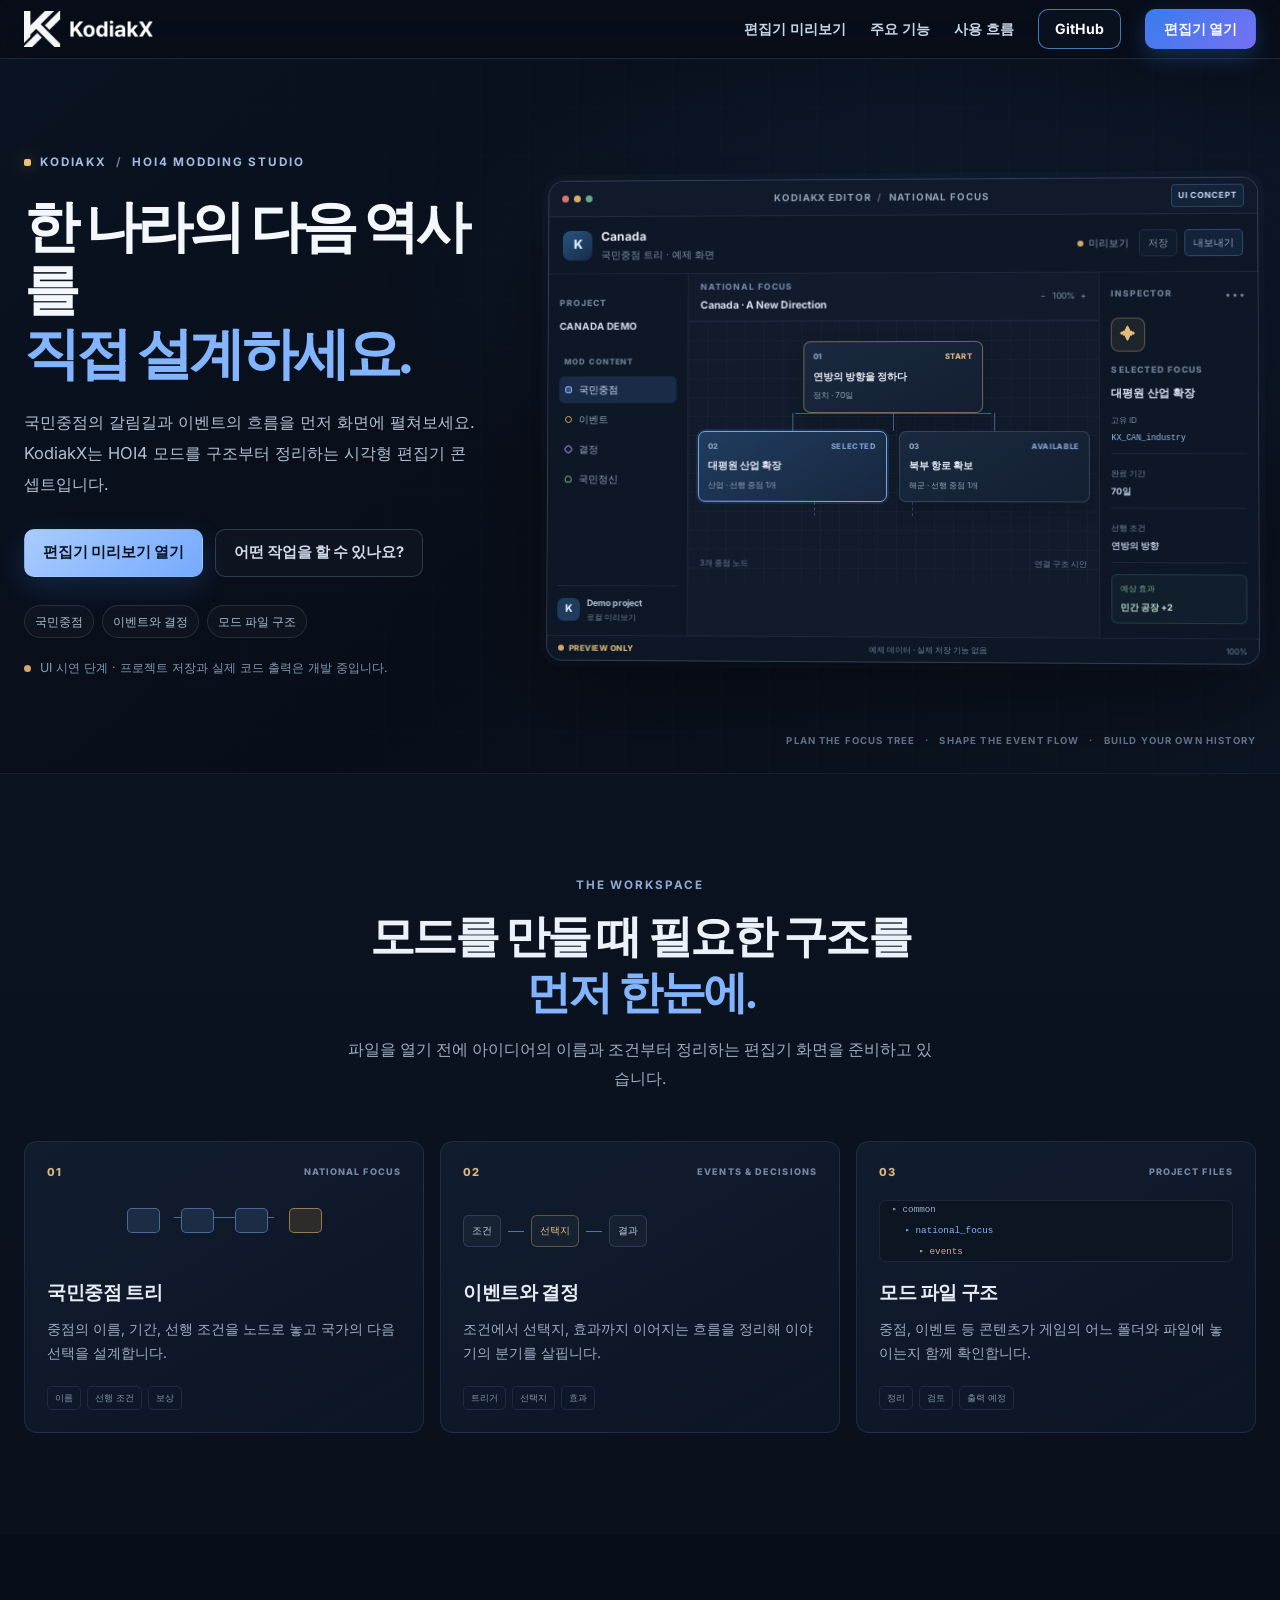
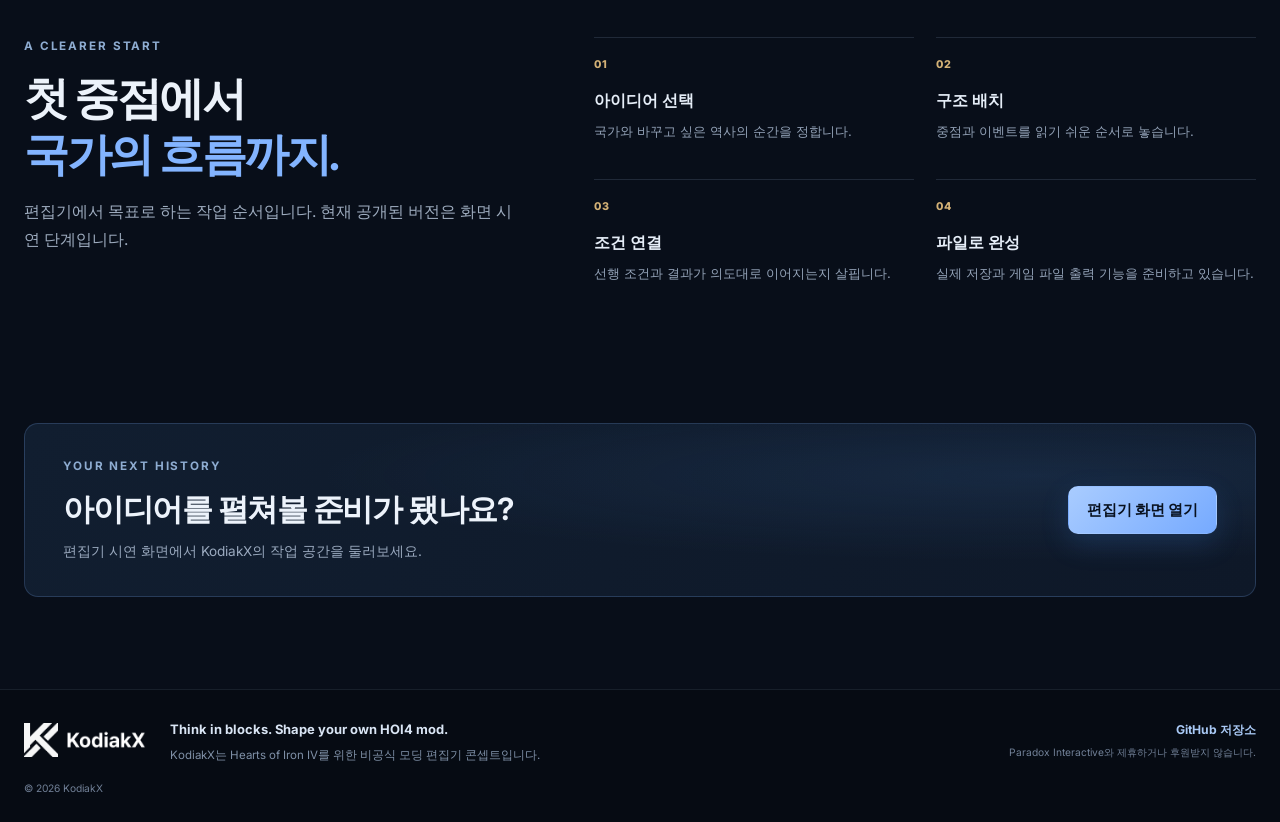
<file: index.html>
<!DOCTYPE html>
<html lang="ko">
<head>
  <meta charset="UTF-8" />
  <meta name="viewport" content="width=device-width, initial-scale=1.0" />
  <meta name="theme-color" content="#09101d" />
  <meta name="description" content="KodiakX HOI4 Modding Studio — 국민중점과 이벤트 구조를 화면에서 설계하는 모딩 편집기 시안." />
  <title>KodiakX HOI4 Modding Studio</title>
  <link rel="preconnect" href="https://fonts.googleapis.com" />
  <link rel="preconnect" href="https://fonts.gstatic.com" crossorigin />
  <link href="https://fonts.googleapis.com/css2?family=Inter:wght@400;500;600;700;800&display=swap" rel="stylesheet" />
  <link rel="stylesheet" href="css/home/style.css" />
</head>
<body class="studio-site">
  <div class="kodiak-page-shell studio-home">
    <div id="kodiak-header"></div>

    <main>
      <section class="studio-hero" aria-labelledby="studio-title">
        <div class="kodiak-container studio-hero__grid">
          <div class="studio-hero__copy">
            <p class="studio-eyebrow"><span class="studio-eyebrow__mark"></span>KODIAKX <span>/</span> HOI4 MODDING STUDIO</p>
            <h1 id="studio-title">한 나라의 다음 역사를<br /><em>직접 설계하세요.</em></h1>
            <p class="studio-hero__lead">국민중점의 갈림길과 이벤트의 흐름을 먼저 화면에 펼쳐보세요. KodiakX는 HOI4 모드를 구조부터 정리하는 시각형 편집기 콘셉트입니다.</p>

            <div class="studio-hero__actions">
              <a class="studio-action studio-action--primary" href="tool.html">편집기 미리보기 열기</a>
              <a class="studio-action studio-action--secondary" href="#features">어떤 작업을 할 수 있나요?</a>
            </div>

            <div class="studio-hero__topics" aria-label="편집기 설계 범위">
              <span>국민중점</span>
              <span>이벤트와 결정</span>
              <span>모드 파일 구조</span>
            </div>

            <p class="studio-beta-note"><span class="studio-beta-note__dot"></span> UI 시연 단계 · 프로젝트 저장과 실제 코드 출력은 개발 중입니다.</p>
          </div>

          <figure class="studio-editor-preview" id="editor-preview" aria-labelledby="editor-preview-title">
            <figcaption class="studio-window-bar">
              <span class="studio-window-lights" aria-hidden="true"><i></i><i></i><i></i></span>
              <span id="editor-preview-title">KODIAKX EDITOR <span>/</span> NATIONAL FOCUS</span>
              <span class="studio-window-badge">UI CONCEPT</span>
            </figcaption>

            <div class="studio-editor-toolbar">
              <div class="studio-project-name"><span class="studio-project-mark">K</span><span><strong>Canada</strong><small>국민중점 트리 · 예제 화면</small></span></div>
              <div class="studio-toolbar-actions"><span class="studio-save-state"><i></i> 미리보기</span><button type="button" disabled aria-label="미리보기 화면의 저장 버튼">저장</button><button class="studio-toolbar-export" type="button" disabled>내보내기</button></div>
            </div>

            <div class="studio-editor-layout">
              <aside class="studio-side-panel studio-file-panel" aria-label="예제 파일 메뉴">
                <p class="studio-panel-label">PROJECT</p>
                <strong class="studio-project-title">CANADA DEMO</strong>
                <div class="studio-file-group">
                  <span class="studio-file-group__title">MOD CONTENT</span>
                  <span class="studio-file-entry is-active"><i class="studio-file-icon studio-file-icon--tree"></i> 국민중점</span>
                  <span class="studio-file-entry"><i class="studio-file-icon studio-file-icon--event"></i> 이벤트</span>
                  <span class="studio-file-entry"><i class="studio-file-icon studio-file-icon--decision"></i> 결정</span>
                  <span class="studio-file-entry"><i class="studio-file-icon studio-file-icon--spirit"></i> 국민정신</span>
                </div>
                <div class="studio-side-foot"><span class="studio-avatar">K</span><span><strong>Demo project</strong><small>로컬 미리보기</small></span></div>
              </aside>

              <section class="studio-canvas-panel" aria-label="국민중점 트리 예시">
                <div class="studio-canvas-heading"><div><span class="studio-panel-label">NATIONAL FOCUS</span><strong>Canada · A New Direction</strong></div><span class="studio-canvas-zoom">− &nbsp; 100% &nbsp; +</span></div>
                <div class="studio-focus-canvas">
                  <div class="studio-focus-tree">
                    <div class="studio-focus-tree__root">
                      <article class="studio-focus-card studio-focus-card--root"><span class="studio-focus-index">01 <i>START</i></span><strong>연방의 방향을 정하다</strong><small>정치 · 70일</small></article>
                    </div>
                    <div class="studio-focus-tree__branches">
                      <div class="studio-focus-tree__branch">
                        <article class="studio-focus-card studio-focus-card--selected"><span class="studio-focus-index">02 <i>SELECTED</i></span><strong>대평원 산업 확장</strong><small>산업 · 선행 중점 1개</small></article>
                      </div>
                      <div class="studio-focus-tree__branch">
                        <article class="studio-focus-card"><span class="studio-focus-index">03 <i>AVAILABLE</i></span><strong>북부 항로 확보</strong><small>해군 · 선행 중점 1개</small></article>
                      </div>
                    </div>
                    <div class="studio-focus-tree__end"><span></span><span></span></div>
                  </div>
                  <div class="studio-canvas-caption"><span>3개 중점 노드</span><span>연결 구조 시안</span></div>
                </div>
              </section>

              <aside class="studio-side-panel studio-inspector" aria-label="선택한 중점 속성 예시">
                <div class="studio-inspector-heading"><span class="studio-panel-label">INSPECTOR</span><span class="studio-inspector-dots">•••</span></div>
                <div class="studio-inspector-icon">✦</div>
                <span class="studio-panel-label">SELECTED FOCUS</span>
                <strong class="studio-inspector-title">대평원 산업 확장</strong>
                <div class="studio-property"><span>고유 ID</span><code>KX_CAN_industry</code></div>
                <div class="studio-property"><span>완료 기간</span><strong>70일</strong></div>
                <div class="studio-property"><span>선행 조건</span><strong>연방의 방향</strong></div>
                <div class="studio-inspector-reward"><span>예상 효과</span><strong>민간 공장 +2</strong></div>
              </aside>
            </div>

            <div class="studio-editor-status"><span><i></i> PREVIEW ONLY</span><span>예제 데이터 · 실제 저장 기능 없음</span><span>100%</span></div>
          </figure>
        </div>
        <div class="studio-hero__bottom kodiak-container"><span>PLAN THE FOCUS TREE</span><span>·</span><span>SHAPE THE EVENT FLOW</span><span>·</span><span>BUILD YOUR OWN HISTORY</span></div>
      </section>

      <section class="studio-section studio-features" id="features" aria-labelledby="features-title">
        <div class="kodiak-container">
          <div class="studio-section-heading">
            <p class="studio-section-kicker">THE WORKSPACE</p>
            <h2 id="features-title">모드를 만들 때 필요한 구조를<br /><em>먼저 한눈에.</em></h2>
            <p>파일을 열기 전에 아이디어의 이름과 조건부터 정리하는 편집기 화면을 준비하고 있습니다.</p>
          </div>

          <div class="studio-feature-grid">
            <article class="studio-feature-card">
              <div class="studio-feature-card__top"><span>01</span><span class="studio-feature-tag">NATIONAL FOCUS</span></div>
              <div class="studio-mini-tree" aria-hidden="true"><i></i><i></i><i></i><b></b></div>
              <h3>국민중점 트리</h3>
              <p>중점의 이름, 기간, 선행 조건을 노드로 놓고 국가의 다음 선택을 설계합니다.</p>
              <div class="studio-feature-meta"><span>이름</span><span>선행 조건</span><span>보상</span></div>
            </article>

            <article class="studio-feature-card">
              <div class="studio-feature-card__top"><span>02</span><span class="studio-feature-tag">EVENTS &amp; DECISIONS</span></div>
              <div class="studio-flow-preview" aria-hidden="true"><span>조건</span><i></i><span>선택지</span><i></i><span>결과</span></div>
              <h3>이벤트와 결정</h3>
              <p>조건에서 선택지, 효과까지 이어지는 흐름을 정리해 이야기의 분기를 살핍니다.</p>
              <div class="studio-feature-meta"><span>트리거</span><span>선택지</span><span>효과</span></div>
            </article>

            <article class="studio-feature-card">
              <div class="studio-feature-card__top"><span>03</span><span class="studio-feature-tag">PROJECT FILES</span></div>
              <div class="studio-file-preview" aria-hidden="true"><span>▸ common</span><span class="is-indented">▸ national_focus</span><span class="is-indented-2">▸ events</span></div>
              <h3>모드 파일 구조</h3>
              <p>중점, 이벤트 등 콘텐츠가 게임의 어느 폴더와 파일에 놓이는지 함께 확인합니다.</p>
              <div class="studio-feature-meta"><span>정리</span><span>검토</span><span>출력 예정</span></div>
            </article>
          </div>
        </div>
      </section>

      <section class="studio-section studio-workflow" id="workflow" aria-labelledby="workflow-title">
        <div class="kodiak-container studio-workflow__inner">
          <div class="studio-section-heading studio-section-heading--left">
            <p class="studio-section-kicker">A CLEARER START</p>
            <h2 id="workflow-title">첫 중점에서<br /><em>국가의 흐름까지.</em></h2>
            <p>편집기에서 목표로 하는 작업 순서입니다. 현재 공개된 버전은 화면 시연 단계입니다.</p>
          </div>
          <ol class="studio-steps">
            <li><span>01</span><strong>아이디어 선택</strong><p>국가와 바꾸고 싶은 역사의 순간을 정합니다.</p></li>
            <li><span>02</span><strong>구조 배치</strong><p>중점과 이벤트를 읽기 쉬운 순서로 놓습니다.</p></li>
            <li><span>03</span><strong>조건 연결</strong><p>선행 조건과 결과가 의도대로 이어지는지 살핍니다.</p></li>
            <li><span>04</span><strong>파일로 완성</strong><p>실제 저장과 게임 파일 출력 기능을 준비하고 있습니다.</p></li>
          </ol>
        </div>
      </section>

      <section class="studio-final-cta" aria-labelledby="cta-title">
        <div class="kodiak-container studio-final-cta__inner">
          <div><p class="studio-section-kicker">YOUR NEXT HISTORY</p><h2 id="cta-title">아이디어를 펼쳐볼 준비가 됐나요?</h2><p>편집기 시연 화면에서 KodiakX의 작업 공간을 둘러보세요.</p></div>
          <a class="studio-action studio-action--primary" href="tool.html">편집기 화면 열기</a>
        </div>
      </section>
    </main>

    <div id="kodiak-footer"></div>
  </div>

  <script src="js/home/script.js"></script>
</body>
</html>
</file>
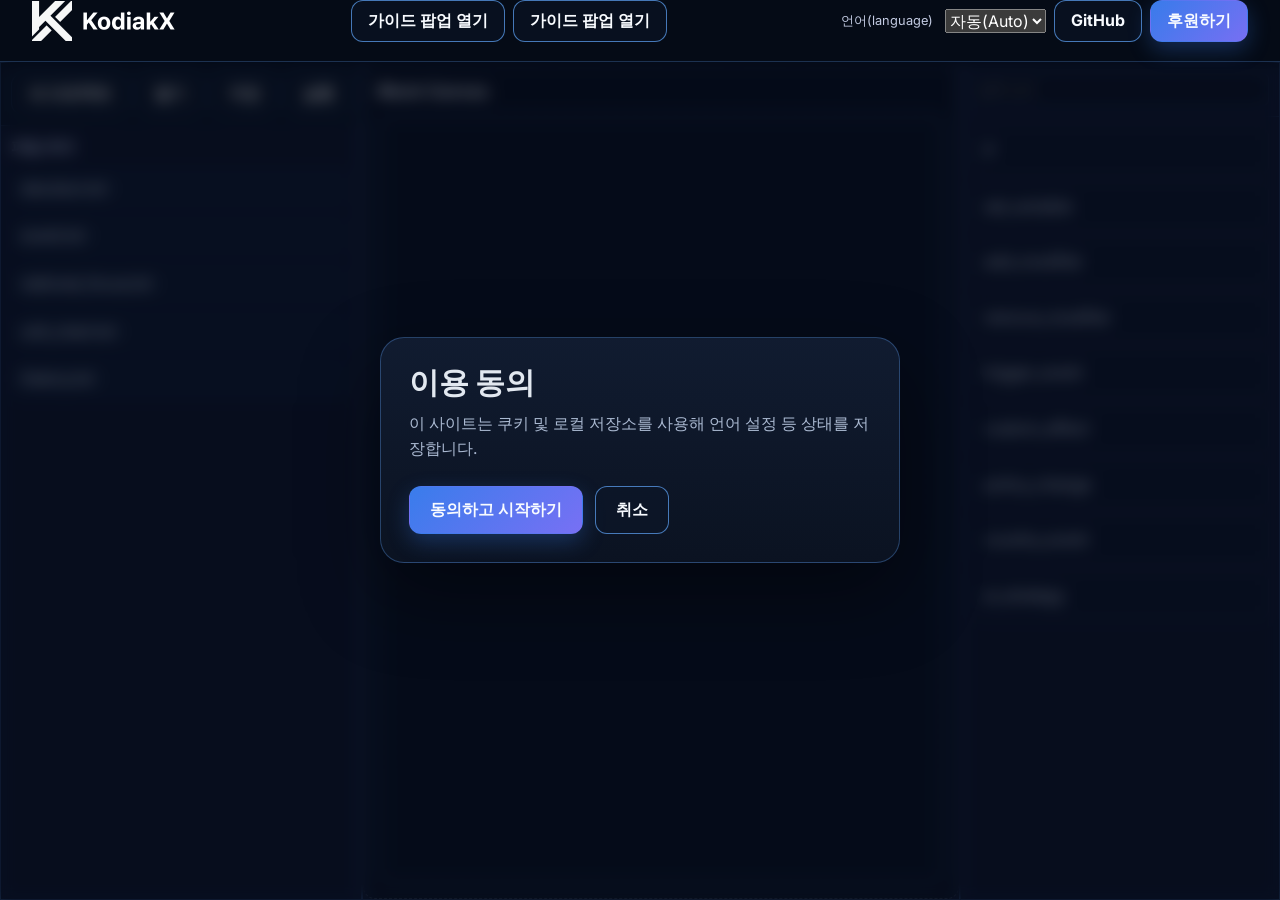
<file: tool.html>
<!DOCTYPE html>
<html lang="ko">
<head>
  <meta charset="UTF-8" />
  <meta name="viewport" content="width=device-width, initial-scale=1.0" />
  <meta name="description" content="KodiakX HOI4 Modding Tool" />
  <title>KodiakX | HOI4 Modding Tool</title>
  <link rel="preconnect" href="https://fonts.googleapis.com" />
  <link rel="preconnect" href="https://fonts.gstatic.com" crossorigin />
  <link href="https://fonts.googleapis.com/css2?family=Inter:wght@400;500;600;700;800&display=swap" rel="stylesheet" />
  <link rel="stylesheet" href="css/home/style.css" />
  <link rel="stylesheet" href="css/tool/style.css" />
</head>
<body>
  <div class="kodiak-page-shell">
    <div id="kodiak-header"></div>

    <main class="tool-main">
      <section class="tool-grid">
        <aside class="tool-panel tool-panel--left">
          <div class="tool-toolbar">
            <button class="kodiak-button kodiak-button--ghost">새 프로젝트</button>
            <button class="kodiak-button kodiak-button--ghost">열기</button>
            <button class="kodiak-button kodiak-button--ghost">저장</button>
            <button class="kodiak-button kodiak-button--ghost">실행</button>
          </div>
          <div class="tool-tree" role="tree">
            <div class="tool-tree__heading">파일 트리</div>
            <ul>
              <li>decision.txt</li>
              <li>event.txt</li>
              <li>national_focus.txt</li>
              <li>unit_chart.txt</li>
              <li>history.txt</li>
            </ul>
          </div>
        </aside>

        <section class="tool-panel tool-panel--center">
          <div class="tool-canvas">
            <div class="tool-canvas__title">Block Canvas</div>
            <div class="tool-canvas__drop">여기에 블록을 드롭하세요.</div>
          </div>
        </section>

        <aside class="tool-panel tool-panel--right">
          <div class="tool-search">
            <input type="search" placeholder="블록 검색" />
          </div>
          <div class="tool-block-list-container">
            <ul class="tool-block-list">
              <li class="tool-block-item">if</li>
              <li class="tool-block-item">set_variable</li>
              <li class="tool-block-item">add_modifier</li>
              <li class="tool-block-item">remove_modifier</li>
              <li class="tool-block-item">trigger_event</li>
              <li class="tool-block-item">custom_effect</li>
              <li class="tool-block-item">policy_change</li>
              <li class="tool-block-item">country_event</li>
              <li class="tool-block-item">ai_strategy</li>
            </ul>
          </div>
        </aside>
      </section>
    </main>

    <div class="kodiak-backdrop" hidden></div>

    <section class="kodiak-modal" id="support-modal" role="dialog" aria-modal="true" hidden>
      <div class="kodiak-modal__dialog">
        <button class="kodiak-modal__close" type="button" aria-label="후원 팝업 닫기" data-close-modal>&times;</button>
        <h2>후원하기</h2>
        <p>KodiakX 제작을 응원해주시면 더 빠르게 기능을 추가할 수 있습니다.</p>
        <div class="kodiak-modal__actions">
          <a class="kodiak-button kodiak-button--primary kodiak-button--large" href="https://www.paypal.com/" target="_blank" rel="noreferrer">PayPal</a>
          <a class="kodiak-button kodiak-button--ghost kodiak-button--large" href="https://www.patreon.com/" target="_blank" rel="noreferrer">Patreon</a>
        </div>
      </div>
    </section>

    <section class="kodiak-modal kodiak-modal--consent" id="consent-modal" role="dialog" aria-modal="true" hidden>
      <div class="kodiak-modal__dialog">
        <h2>이용 동의</h2>
        <p>이 사이트는 쿠키 및 로컬 저장소를 사용해 언어 설정 등 상태를 저장합니다.</p>
        <div class="kodiak-modal__actions">
          <button class="kodiak-button kodiak-button--primary kodiak-button--large" type="button" data-accept-consent>동의하고 시작하기</button>
          <button class="kodiak-button kodiak-button--ghost kodiak-button--large" type="button" data-decline-consent>취소</button>
        </div>
      </div>
    </section>
  </div>

  <script src="js/tool/script.js"></script>
</body>
</html>
</file>
<file: css/home/style.css>
:root {
  --kodiak-bg: #0f172a;
  --kodiak-surface: #111c31;
  --kodiak-surface-strong: #1e293b;
  --kodiak-border: rgba(96, 165, 250, 0.7);
  --kodiak-primary: #3b82f6;
  --kodiak-primary-hover: #60a5fa;
  --kodiak-text: #e2e8f0;
  --kodiak-text-muted: #aab9d1;
  --kodiak-shadow: 0 16px 40px rgba(0, 0, 0, 0.28);
  --kodiak-radius: 20px;
  --kodiak-radius-sm: 14px;
  --kodiak-transition: 0.24s ease;
  --kodiak-container-width: 1280px;
}

*,
*::before,
*::after {
  box-sizing: border-box;
}

html {
  color-scheme: dark;
  scroll-behavior: smooth;
}

body {
  margin: 0;
  min-width: 320px;
  font-family: "Inter", "Pretendard", "Apple SD Gothic Neo", "Noto Sans KR", sans-serif;
  background:
    linear-gradient(180deg, rgba(1, 7, 20, 0.96), rgba(2, 8, 20, 1)),
    repeating-linear-gradient(
      to right,
      rgba(255, 255, 255, 0.025) 0,
      rgba(255, 255, 255, 0.025) 42px,
      rgba(0, 0, 0, 0.18) 42px,
      rgba(0, 0, 0, 0.18) 62px
    );
  color: var(--kodiak-text);
  line-height: 1.6;
}

img {
  display: block;
  max-width: 100%;
}

a {
  color: inherit;
  text-decoration: none;
}

button,
select {
  font: inherit;
}

button {
  border: 0;
  cursor: pointer;
  background: none;
  color: inherit;
}

[hidden] {
  display: none !important;
}

.kodiak-container {
  width: min(calc(100% - 32px), var(--kodiak-container-width));
  margin: 0 auto;
}

.kodiak-page-shell {
  position: relative;
  min-height: 100vh;
}

.kodiak-header {
  position: sticky;
  top: 0;
  z-index: 90;
  padding: 10px 0;
  background: rgba(2, 8, 20, 0.72);
  backdrop-filter: blur(16px);
  border-bottom: 1px solid rgba(96, 165, 250, 0.25);
}

.kodiak-nav.is-mobile-open,
.kodiak-nav {
  z-index: 92;
}

.kodiak-header__inner {
  width: min(calc(100% - 32px), var(--kodiak-container-width));
  margin: 0 auto;
  display: flex;
  align-items: center;
  gap: 20px;
  justify-content: space-between;
}

.kodiak-logo {
  display: inline-flex;
  align-items: center;
  gap: 12px;
  flex-shrink: 0;
}

.kodiak-logo__mark {
  width: 40px;
  height: 40px;
  display: inline-grid;
  place-items: center;
  border-radius: 12px;
  background: linear-gradient(180deg, rgba(255, 255, 255, 0.16), rgba(255, 255, 255, 0.04));
  border: 1px solid rgba(96, 165, 250, 0.4);
  box-shadow: inset 0 1px 0 rgba(255, 255, 255, 0.12);
}

.kodiak-logo__img {
  height: 40px;
  width: auto;
}

.kodiak-nav {
  display: flex;
  align-items: center;
  gap: 10px;
  position: relative;
}

.kodiak-nav__group {
  position: relative;
}

.kodiak-nav__toggle {
  position: relative;
  padding: 10px 12px;
  border-radius: 12px;
  font-weight: 600;
  color: #f8fbff;
  transition: color var(--kodiak-transition), background-color var(--kodiak-transition);
}

.kodiak-nav__toggle::after {
  content: "";
  position: absolute;
  left: 12px;
  right: 12px;
  bottom: 6px;
  height: 2px;
  background: linear-gradient(90deg, var(--kodiak-primary), var(--kodiak-primary-hover));
  transform: scaleX(0);
  transform-origin: center;
  transition: transform var(--kodiak-transition);
}

.kodiak-nav__toggle:hover::after,
.kodiak-nav__toggle:focus-visible::after,
.kodiak-nav__toggle[aria-expanded="true"]::after {
  transform: scaleX(1);
}

.kodiak-nav__toggle:hover,
.kodiak-nav__toggle:focus-visible,
.kodiak-nav__toggle[aria-expanded="true"] {
  background: rgba(59, 130, 246, 0.08);
  outline: none;
}

.kodiak-nav__arrow {
  margin-left: 6px;
  display: inline-block;
  transition: transform var(--kodiak-transition);
}

.kodiak-nav__toggle[aria-expanded="true"] .kodiak-nav__arrow {
  transform: rotate(180deg);
}

.kodiak-mobile-toggle {
  display: none;
  flex-direction: column;
  gap: 5px;
  padding: 8px;
  border-radius: 10px;
  border: 1px solid rgba(96, 165, 250, 0.35);
}

.kodiak-mobile-toggle span {
  display: block;
  width: 22px;
  height: 2px;
  background: #fff;
  border-radius: 999px;
}

.kodiak-button {
  display: inline-flex;
  align-items: center;
  justify-content: center;
  min-height: 42px;
  padding: 0 16px;
  border-radius: 12px;
  font-weight: 700;
  transition:
    transform var(--kodiak-transition),
    box-shadow var(--kodiak-transition),
    background-color var(--kodiak-transition),
    border-color var(--kodiak-transition);
  border: 1px solid transparent;
}

.kodiak-button:hover,
.kodiak-button:focus-visible {
  transform: scale(1.05);
  outline: none;
}

.kodiak-button--primary {
  color: #f8fbff;
  background: linear-gradient(135deg, rgba(59, 130, 246, 0.95), rgba(125, 117, 255, 0.95));
  box-shadow: 0 8px 22px rgba(59, 130, 246, 0.28);
}

.kodiak-button--primary:hover,
.kodiak-button--primary:focus-visible {
  box-shadow: 0 12px 28px rgba(96, 165, 250, 0.36);
}

.kodiak-button--ghost {
  color: #f8fbff;
  border-color: rgba(96, 165, 250, 0.7);
  background: rgba(13, 23, 42, 0.48);
}

.kodiak-button--ghost:hover,
.kodiak-button--ghost:focus-visible {
  border-color: rgba(96, 165, 250, 1);
  box-shadow: 0 10px 24px rgba(59, 130, 246, 0.18);
}

.kodiak-button--large {
  min-height: 48px;
  padding: 0 20px;
}

.kodiak-hero {
  position: relative;
  min-height: 580px;
  isolation: isolate;
  background:
    linear-gradient(180deg, rgba(5, 10, 18, 0.12), rgba(1, 4, 9, 0.72)),
    url("../../img/home/hero-world-map.png") center / cover no-repeat;
}

.kodiak-hero__overlay {
  position: absolute;
  inset: 0;
  background:
    radial-gradient(circle at center, rgba(25, 42, 78, 0.08), rgba(2, 9, 20, 0.78)),
    linear-gradient(180deg, rgba(3, 9, 20, 0.25), rgba(3, 9, 20, 0.74));
  z-index: -1;
}

.kodiak-hero__inner {
  min-height: 580px;
  display: grid;
  place-items: center;
  text-align: center;
}

.kodiak-hero__content {
  max-width: 720px;
  padding: 56px 0 48px;
}

.kodiak-eyebrow {
  margin: 0 0 14px;
  font-size: 0.9rem;
  font-weight: 700;
  letter-spacing: 0.24em;
  color: rgba(226, 232, 240, 0.72);
}

.kodiak-hero h1 {
  margin: 0;
  font-size: clamp(2.4rem, 4vw, 4rem);
  line-height: 1.08;
  letter-spacing: -0.04em;
}

.kodiak-hero__text {
  margin: 14px 0 24px;
  font-size: clamp(1rem, 2vw, 1.2rem);
  color: #d5e2f4;
}

.kodiak-hero__actions {
  display: flex;
  align-items: center;
  justify-content: center;
  gap: 14px;
  flex-wrap: wrap;
}

.kodiak-feature-section {
  padding: 88px 0 110px;
}

.kodiak-section-heading {
  margin: 0 auto 42px;
  max-width: 760px;
  text-align: center;
}

.kodiak-section-heading h2 {
  margin: 0 0 10px;
  font-size: clamp(2rem, 3vw, 2.8rem);
  line-height: 1.12;
  letter-spacing: -0.03em;
}

.kodiak-section-heading p {
  margin: 0;
  color: var(--kodiak-text-muted);
  font-size: 1.05rem;
}

.kodiak-feature-grid {
  display: grid;
  grid-template-columns: repeat(2, minmax(0, 1fr));
  gap: 28px;
  align-items: stretch;
}

.kodiak-feature-card {
  overflow: hidden;
  border-radius: 22px;
  border: 1px solid rgba(96, 165, 250, 0.12);
  background: rgba(255, 255, 255, 0.03);
  box-shadow: var(--kodiak-shadow);
  transition: transform var(--kodiak-transition), box-shadow var(--kodiak-transition);
}

.kodiak-feature-card:hover,
.kodiak-feature-card:focus-within {
  transform: translateY(-5px);
  box-shadow: 0 20px 44px rgba(0, 0, 0, 0.34);
}

.kodiak-feature-card__media {
  aspect-ratio: 16 / 10;
  background: #f3efec;
}

.kodiak-feature-card__media img {
  width: 100%;
  height: 100%;
  object-fit: cover;
}

.kodiak-feature-card__body {
  padding: 18px 20px 24px;
  text-align: center;
}

.kodiak-feature-card__body h3 {
  margin: 0 0 8px;
  font-size: 1.35rem;
}

.kodiak-feature-card__body p {
  margin: 0;
  color: var(--kodiak-text-muted);
}

.kodiak-footer {
  padding: 26px 0;
  border-top: 1px solid rgba(96, 165, 250, 0.18);
  background: rgba(11, 19, 34, 0.86);
}

.kodiak-footer__inner {
  display: grid;
  grid-template-columns: 1.15fr 1.3fr auto;
  gap: 24px;
  align-items: center;
}

.kodiak-footer__notice p,
.kodiak-footer__notice small {
  margin: 0;
  color: var(--kodiak-text-muted);
}

.kodiak-footer__notice small {
  display: inline-block;
  margin-top: 10px;
}

.kodiak-footer__language {
  justify-self: end;
  display: grid;
  gap: 8px;
}

.kodiak-footer__language label {
  font-weight: 600;
}

.kodiak-footer__language select {
  min-width: 132px;
  padding: 10px 12px;
  color: var(--kodiak-text);
  border-radius: 12px;
  border: 1px solid rgba(96, 165, 250, 0.45);
  background: rgba(13, 23, 42, 0.7);
}

.kodiak-dropdown {
  position: absolute;
  top: calc(100% + 14px);
  left: 0;
  width: min(460px, calc(100vw - 32px));
  padding: 16px;
  border-radius: 18px;
  border: 1px solid var(--kodiak-border);
  background: rgba(17, 28, 49, 0.96);
  box-shadow: 0 16px 44px rgba(0, 0, 0, 0.38);
  opacity: 0;
  transform: translateY(-8px);
  pointer-events: none;
  transition: opacity var(--kodiak-transition), transform var(--kodiak-transition);
}

.kodiak-dropdown.is-open {
  opacity: 1;
  transform: translateY(0);
  pointer-events: auto;
}

.kodiak-dropdown__grid {
  display: grid;
  grid-template-columns: repeat(2, minmax(0, 1fr));
  gap: 14px 18px;
}

.kodiak-dropdown__item {
  display: flex;
  align-items: flex-start;
  gap: 12px;
  padding: 10px;
  border-radius: 14px;
  transition: background-color var(--kodiak-transition), transform var(--kodiak-transition);
}

.kodiak-dropdown__item:hover,
.kodiak-dropdown__item:focus-visible {
  background: rgba(59, 130, 246, 0.08);
  transform: translateY(-2px);
  outline: none;
}

.kodiak-dropdown__icon {
  width: 52px;
  height: 52px;
  flex-shrink: 0;
  border-radius: 12px;
  background: #dbdbdb;
}

.kodiak-dropdown__content {
  display: grid;
  gap: 2px;
}

.kodiak-dropdown__content strong {
  font-size: 1.15rem;
  line-height: 1.25;
}

.kodiak-dropdown__content span {
  color: var(--kodiak-text-muted);
  line-height: 1.3;
}

.kodiak-backdrop {
  position: fixed;
  inset: 0;
  z-index: 70;
  background: rgba(2, 8, 20, 0.58);
  backdrop-filter: blur(8px);
}

.kodiak-modal {
  position: fixed;
  inset: 0;
  z-index: 80;
  display: grid;
  place-items: center;
  padding: 24px;
}

.kodiak-modal__dialog {
  position: relative;
  width: min(100%, 520px);
  padding: 28px;
  border-radius: 24px;
  border: 1px solid rgba(96, 165, 250, 0.32);
  background: linear-gradient(180deg, rgba(17, 28, 49, 0.98), rgba(11, 19, 34, 0.98));
  box-shadow: 0 30px 80px rgba(0, 0, 0, 0.42);
}

.kodiak-modal__dialog h2 {
  margin: 0 0 12px;
  font-size: 1.85rem;
  line-height: 1.1;
}

.kodiak-modal__dialog p {
  margin: 0 0 12px;
  color: var(--kodiak-text-muted);
}

.kodiak-modal__actions {
  display: flex;
  gap: 12px;
  flex-wrap: wrap;
  margin-top: 24px;
}

.kodiak-modal__close {
  position: absolute;
  top: 14px;
  right: 14px;
  width: 40px;
  height: 40px;
  display: inline-grid;
  place-items: center;
  border-radius: 999px;
  background: rgba(255, 255, 255, 0.06);
  font-size: 1.4rem;
}

.kodiak-modal__close:hover,
.kodiak-modal__close:focus-visible {
  background: rgba(255, 255, 255, 0.12);
  outline: none;
}

body.kodiak-lock-scroll {
  overflow: hidden;
}

@media (max-width: 1024px) {
  .kodiak-feature-grid,
  .kodiak-footer__inner {
    grid-template-columns: 1fr;
  }

  .kodiak-footer__language {
    justify-self: start;
  }

  .kodiak-nav {
    gap: 8px;
  }
}

@media (max-width: 860px) {
  .kodiak-mobile-toggle {
    display: inline-flex;
  }

  .kodiak-nav {
    position: absolute;
    top: calc(100% + 10px);
    left: 16px;
    right: 16px;
    flex-direction: column;
    align-items: stretch;
    padding: 14px;
    border-radius: 18px;
    border: 1px solid rgba(96, 165, 250, 0.2);
    background: rgba(11, 19, 34, 0.98);
    box-shadow: 0 18px 46px rgba(0, 0, 0, 0.3);
    opacity: 0;
    transform: translateY(-8px);
    pointer-events: none;
    transition: opacity var(--kodiak-transition), transform var(--kodiak-transition);
  }

  .kodiak-nav.is-mobile-open {
    opacity: 1;
    transform: translateY(0);
    pointer-events: auto;
  }

  .kodiak-nav__group,
  .kodiak-button {
    width: 100%;
  }

  .kodiak-dropdown {
    position: static;
    width: 100%;
    margin-top: 10px;
  }
}

@media (max-width: 680px) {
  .kodiak-header__inner,
  .kodiak-container {
    width: min(calc(100% - 24px), var(--kodiak-container-width));
  }

  .kodiak-logo__text,
  .kodiak-logo__stack strong {
    font-size: 1.3rem;
  }

  .kodiak-hero {
    min-height: 500px;
  }

  .kodiak-hero__inner {
    min-height: 500px;
  }

  .kodiak-feature-section {
    padding: 72px 0 84px;
  }

  .kodiak-dropdown__grid,
  .kodiak-modal__actions {
    grid-template-columns: 1fr;
  }
}

@media (prefers-reduced-motion: reduce) {
  *,
  *::before,
  *::after {
    scroll-behavior: auto !important;
    transition: none !important;
    animation: none !important;
  }
}


/* KodiakX editor introduction */
.studio-site {
  --studio-bg: #080e19;
  --studio-surface: #0e1727;
  --studio-surface-raised: #121e31;
  --studio-line: rgba(148, 171, 205, 0.16);
  --studio-blue: #83b4ff;
  --studio-blue-bright: #5f9cff;
  --studio-amber: #eabf77;
  --studio-ink: #edf3fb;
  --studio-muted: #a5b2c5;
  color-scheme: dark;
  background: var(--studio-bg);
  color: var(--studio-ink);
}
.studio-site body { background: var(--studio-bg); }
.studio-home { overflow: hidden; background: var(--studio-bg); }
.studio-home .kodiak-container { width: min(calc(100% - 48px), 1240px); }
.studio-home .kodiak-header {
  position: sticky;
  padding: 9px 0;
  background: rgba(8, 14, 25, 0.88);
  border-bottom-color: var(--studio-line);
  backdrop-filter: blur(18px);
}
.studio-home .kodiak-header__inner { width: min(calc(100% - 48px), 1240px); }
.studio-home .kodiak-logo__img { height: 36px; }
.studio-nav { gap: 24px; }
.studio-nav__link {
  color: #c9d4e3;
  font-size: 0.9rem;
  font-weight: 600;
  transition: color 0.2s ease;
}
.studio-nav__link:hover, .studio-nav__link:focus-visible { color: #fff; outline: none; }
.studio-nav .kodiak-button { min-height: 40px; border-radius: 10px; font-size: 0.88rem; }
.studio-nav .kodiak-button:hover, .studio-nav .kodiak-button:focus-visible { transform: translateY(-1px); }
.studio-nav__cta { padding-inline: 18px; }
.studio-mobile-toggle { border-color: var(--studio-line); }

.studio-hero {
  position: relative;
  isolation: isolate;
  padding: 82px 0 24px;
  background:
    radial-gradient(ellipse at 76% 32%, rgba(45, 93, 153, 0.2), transparent 42%),
    linear-gradient(140deg, #0a1321 0%, #080e19 54%, #0b1422 100%);
}
.studio-hero::before {
  content: "";
  position: absolute;
  inset: 0;
  z-index: -1;
  opacity: 0.28;
  background-image: linear-gradient(rgba(167, 190, 222, 0.055) 1px, transparent 1px), linear-gradient(90deg, rgba(167, 190, 222, 0.055) 1px, transparent 1px);
  background-size: 48px 48px;
  mask-image: linear-gradient(90deg, transparent 0%, #000 45%, #000 100%);
}
.studio-hero__grid {
  display: grid;
  grid-template-columns: minmax(320px, 0.78fr) minmax(0, 1.22fr);
  gap: clamp(34px, 5vw, 78px);
  align-items: center;
}
.studio-hero__copy { padding: 12px 0 22px; }
.studio-eyebrow, .studio-section-kicker {
  display: flex;
  align-items: center;
  gap: 9px;
  margin: 0 0 22px;
  color: #9ebbe1;
  font-size: 0.73rem;
  font-weight: 700;
  letter-spacing: 0.16em;
}
.studio-eyebrow span:not(.studio-eyebrow__mark) { color: #718198; }
.studio-eyebrow__mark {
  width: 7px;
  height: 7px;
  border-radius: 2px;
  background: var(--studio-amber);
  box-shadow: 0 0 16px rgba(234, 191, 119, 0.45);
}
.studio-hero h1 {
  margin: 0;
  max-width: 680px;
  color: #f4f7fc;
  font-size: clamp(2.7rem, 4.4vw, 4.6rem);
  line-height: 1.13;
  letter-spacing: -0.065em;
}
.studio-hero h1 em, .studio-section-heading h2 em { color: var(--studio-blue); font-style: normal; }
.studio-hero__lead {
  max-width: 520px;
  margin: 22px 0 28px;
  color: #b3c0d1;
  font-size: 1.03rem;
  line-height: 1.9;
}
.studio-hero__actions { display: flex; gap: 12px; align-items: center; flex-wrap: wrap; }
.studio-action {
  display: inline-flex;
  min-height: 48px;
  align-items: center;
  justify-content: center;
  gap: 12px;
  padding: 0 18px;
  border: 1px solid transparent;
  border-radius: 10px;
  font-size: 0.91rem;
  font-weight: 700;
  transition: transform 0.2s ease, border-color 0.2s ease, background 0.2s ease, box-shadow 0.2s ease;
}
.studio-action:hover, .studio-action:focus-visible { transform: translateY(-2px); outline: none; }
.studio-action--primary {
  color: #08111f;
  background: linear-gradient(135deg, #a9ccff, #76aaff);
  box-shadow: 0 10px 28px rgba(65, 130, 218, 0.2);
}
.studio-action--primary:hover, .studio-action--primary:focus-visible { box-shadow: 0 14px 34px rgba(65, 130, 218, 0.3); }
.studio-action--primary span { font-size: 1.08rem; }
.studio-action--secondary { color: #d1dbea; border-color: rgba(156, 178, 208, 0.24); background: rgba(255, 255, 255, 0.025); }
.studio-action--secondary:hover, .studio-action--secondary:focus-visible { border-color: rgba(156, 178, 208, 0.52); background: rgba(255, 255, 255, 0.06); }
.studio-hero__topics { display: flex; flex-wrap: wrap; gap: 8px; margin-top: 28px; }
.studio-hero__topics span {
  padding: 6px 10px;
  border: 1px solid rgba(148, 171, 205, 0.17);
  border-radius: 999px;
  color: #acbbcf;
  background: rgba(255, 255, 255, 0.025);
  font-size: 0.77rem;
}
.studio-beta-note { display: flex; align-items: flex-start; gap: 9px; max-width: 480px; margin: 20px 0 0; color: #8797ad; font-size: 0.78rem; line-height: 1.6; }
.studio-beta-note__dot { width: 7px; height: 7px; flex: 0 0 7px; margin-top: 7px; border-radius: 50%; background: #d2a96c; }

.studio-editor-preview {
  overflow: hidden;
  margin: 0;
  border: 1px solid rgba(149, 177, 216, 0.27);
  border-radius: 16px;
  background: #0c1421;
  box-shadow: 0 32px 90px rgba(0, 0, 0, 0.46), 0 0 0 6px rgba(122, 158, 207, 0.035);
  transform: perspective(1400px) rotateY(-2deg) rotateX(1deg);
  transform-origin: center;
}
.studio-window-bar {
  display: flex;
  height: 36px;
  align-items: center;
  justify-content: space-between;
  gap: 10px;
  padding: 0 13px;
  border-bottom: 1px solid rgba(148, 171, 205, 0.12);
  color: #92a2b8;
  background: #101a2a;
  font-size: 0.61rem;
  font-weight: 700;
  letter-spacing: 0.09em;
}
.studio-window-bar > span:nth-child(2) { flex: 1; text-align: center; }
.studio-window-bar > span:nth-child(2) span { color: #586981; padding: 0 4px; }
.studio-window-lights { display: flex; gap: 5px; min-width: 34px; }
.studio-window-lights i { width: 7px; height: 7px; border-radius: 50%; background: #df766d; }
.studio-window-lights i:nth-child(2) { background: #d7b263; }
.studio-window-lights i:nth-child(3) { background: #68ad82; }
.studio-window-badge { color: #c6d9f4; padding: 4px 6px; border: 1px solid rgba(131, 180, 255, 0.22); border-radius: 4px; background: rgba(95, 156, 255, 0.08); font-size: 0.52rem; }
.studio-editor-toolbar {
  display: flex;
  min-height: 58px;
  align-items: center;
  justify-content: space-between;
  gap: 12px;
  padding: 8px 14px;
  border-bottom: 1px solid rgba(148, 171, 205, 0.12);
  background: #0d1726;
}
.studio-project-name { display: flex; align-items: center; gap: 9px; min-width: 0; }
.studio-project-mark {
  display: grid;
  width: 30px;
  height: 30px;
  place-items: center;
  border-radius: 8px;
  color: #dceaff;
  background: linear-gradient(145deg, #285381, #172c49);
  font-weight: 800;
  font-size: 0.8rem;
}
.studio-project-name > span:last-child { display: grid; gap: 2px; }
.studio-project-name strong { color: #e7edf7; font-size: 0.76rem; }
.studio-project-name small { color: #8494aa; font-size: 0.61rem; }
.studio-toolbar-actions { display: flex; align-items: center; gap: 7px; }
.studio-save-state { display: flex; align-items: center; gap: 5px; margin-right: 3px; color: #92a3b9; font-size: 0.61rem; }
.studio-save-state i, .studio-editor-status i { width: 6px; height: 6px; border-radius: 50%; background: #d2a96c; }
.studio-toolbar-actions button {
  padding: 5px 8px;
  border: 1px solid rgba(148, 171, 205, 0.18);
  border-radius: 5px;
  color: #aab9cc;
  background: #111d2e;
  font-size: 0.6rem;
}
.studio-toolbar-actions .studio-toolbar-export { border-color: rgba(131, 180, 255, 0.34); color: #c8ddfb; background: rgba(95, 156, 255, 0.12); }
.studio-toolbar-actions button:disabled { cursor: default; opacity: 0.76; }
.studio-editor-layout { display: grid; min-height: 310px; grid-template-columns: 142px minmax(0, 1fr) 157px; }
.studio-side-panel { position: relative; padding: 14px 11px; background: #0d1726; }
.studio-file-panel { border-right: 1px solid rgba(148, 171, 205, 0.1); }
.studio-inspector { border-left: 1px solid rgba(148, 171, 205, 0.1); }
.studio-panel-label { display: block; color: #70829a; font-size: 0.54rem; font-weight: 800; letter-spacing: 0.12em; }
.studio-project-title { display: block; margin-top: 7px; color: #d1dceb; font-size: 0.62rem; letter-spacing: 0.04em; }
.studio-file-group { display: grid; gap: 3px; margin-top: 21px; }
.studio-file-group__title { margin: 0 0 6px 5px; color: #6e8097; font-size: 0.49rem; font-weight: 800; letter-spacing: 0.12em; }
.studio-file-entry { display: flex; align-items: center; gap: 7px; min-height: 27px; padding: 0 6px; border-radius: 5px; color: #94a4b8; font-size: 0.61rem; }
.studio-file-entry.is-active { color: #d5e5fb; background: rgba(95, 156, 255, 0.15); }
.studio-file-icon { width: 7px; height: 7px; border: 1px solid #8297b1; border-radius: 2px; }
.studio-file-icon--tree { border-color: #83b4ff; background: rgba(131, 180, 255, 0.3); }
.studio-file-icon--event { border-color: #dda86d; border-radius: 50%; }
.studio-file-icon--decision { border-color: #9c8be1; transform: rotate(45deg); }
.studio-file-icon--spirit { border-color: #74b89b; border-radius: 50% 50% 2px 2px; }
.studio-side-foot { position: absolute; right: 10px; bottom: 12px; left: 10px; display: flex; align-items: center; gap: 7px; padding-top: 10px; border-top: 1px solid rgba(148, 171, 205, 0.1); }
.studio-avatar { display: grid; width: 23px; height: 23px; place-items: center; border-radius: 7px; color: #d2e4ff; background: #203b5e; font-size: 0.65rem; font-weight: 800; }
.studio-side-foot > span:last-child { display: grid; gap: 1px; }
.studio-side-foot strong { color: #afbed0; font-size: 0.55rem; }
.studio-side-foot small { color: #6f8095; font-size: 0.5rem; }
.studio-canvas-panel { min-width: 0; background: #111b2b; }
.studio-canvas-heading { display: flex; min-height: 47px; align-items: center; justify-content: space-between; gap: 6px; padding: 7px 12px; border-bottom: 1px solid rgba(148, 171, 205, 0.1); }
.studio-canvas-heading > div { display: grid; gap: 3px; }
.studio-canvas-heading > div strong { color: #d5dfed; font-size: 0.65rem; }
.studio-canvas-zoom { color: #8494aa; font-size: 0.54rem; white-space: nowrap; }
.studio-focus-canvas {
  position: relative;
  min-height: 263px;
  overflow: hidden;
  background-color: #111b2b;
  background-image: linear-gradient(rgba(159, 181, 210, 0.035) 1px, transparent 1px), linear-gradient(90deg, rgba(159, 181, 210, 0.035) 1px, transparent 1px);
  background-size: 19px 19px;
}
.studio-focus-tree { position: relative; width: min(100%, 410px); min-height: 218px; margin: 14px auto 0; padding: 6px 9px 0; }
.studio-focus-tree__root { position: relative; display: flex; justify-content: center; }
.studio-focus-tree__root::after { position: absolute; top: 100%; left: 50%; width: 1px; height: 18px; background: rgba(131, 180, 255, 0.48); content: ""; }
.studio-focus-tree__branches { position: relative; display: grid; grid-template-columns: repeat(2, minmax(0, 1fr)); gap: 12px; padding-top: 18px; }
.studio-focus-tree__branches::before { position: absolute; top: 0; right: 25%; left: 25%; height: 1px; background: rgba(131, 180, 255, 0.48); content: ""; }
.studio-focus-tree__branch { position: relative; padding-top: 0; }
.studio-focus-tree__branch::before { position: absolute; top: -18px; left: 50%; width: 1px; height: 18px; background: rgba(131, 180, 255, 0.48); content: ""; }
.studio-focus-card {
  position: relative;
  z-index: 1;
  display: grid;
  gap: 6px;
  min-height: 70px;
  padding: 9px;
  border: 1px solid rgba(151, 174, 206, 0.22);
  border-radius: 7px;
  color: #d9e3f0;
  background: linear-gradient(150deg, #1a2940, #131f31);
  box-shadow: 0 7px 18px rgba(0, 0, 0, 0.18);
}
.studio-focus-card--root { width: min(100%, 180px); border-color: rgba(234, 191, 119, 0.43); }
.studio-focus-card--selected { border-color: #78a9ef; background: linear-gradient(150deg, #203c5f, #17273e); box-shadow: 0 0 0 2px rgba(95, 156, 255, 0.13); }
.studio-focus-index { display: flex; justify-content: space-between; gap: 5px; color: #8fa3bf; font-size: 0.48rem; font-weight: 800; letter-spacing: 0.08em; }
.studio-focus-index i { color: #7d9fcc; font-style: normal; }
.studio-focus-card--root .studio-focus-index i { color: #d6b37c; }
.studio-focus-card strong { color: #e6edf6; font-size: 0.63rem; line-height: 1.35; }
.studio-focus-card small { color: #94a5ba; font-size: 0.52rem; }
.studio-focus-tree__end { display: flex; justify-content: space-around; width: 50%; margin: 0 auto; }
.studio-focus-tree__end span { width: 30%; height: 14px; border-left: 1px dashed rgba(131, 180, 255, 0.3); }
.studio-canvas-caption { display: flex; justify-content: space-between; padding: 4px 12px 8px; color: #71839a; font-size: 0.5rem; }
.studio-inspector-heading { display: flex; align-items: center; justify-content: space-between; }
.studio-inspector-dots { color: #75859a; font-size: 0.63rem; letter-spacing: 0.1em; }
.studio-inspector-icon { display: grid; width: 34px; height: 34px; place-items: center; margin: 15px 0 12px; border: 1px solid rgba(234, 191, 119, 0.32); border-radius: 8px; color: #e3bd7b; background: rgba(234, 191, 119, 0.08); }
.studio-inspector-title { display: block; margin-top: 7px; color: #e1e9f4; font-size: 0.68rem; line-height: 1.5; }
.studio-property { display: grid; gap: 4px; margin-top: 13px; padding-bottom: 9px; border-bottom: 1px solid rgba(148, 171, 205, 0.1); }
.studio-property span { color: #788aa1; font-size: 0.5rem; }
.studio-property strong, .studio-property code { color: #bdcadd; font-family: inherit; font-size: 0.55rem; }
.studio-property code { color: #9bbef0; font-family: ui-monospace, SFMono-Regular, Menlo, monospace; font-size: 0.51rem; }
.studio-inspector-reward { display: grid; gap: 5px; margin-top: 11px; padding: 8px; border: 1px solid rgba(114, 184, 151, 0.19); border-radius: 6px; background: rgba(67, 130, 101, 0.08); }
.studio-inspector-reward span { color: #82ad99; font-size: 0.48rem; }
.studio-inspector-reward strong { color: #c2dfd0; font-size: 0.56rem; }
.studio-editor-status { display: flex; min-height: 25px; align-items: center; justify-content: space-between; gap: 8px; padding: 0 11px; border-top: 1px solid rgba(148, 171, 205, 0.12); color: #71829a; background: #0d1726; font-size: 0.5rem; }
.studio-editor-status span:first-child { display: flex; align-items: center; gap: 5px; color: #d4b178; font-weight: 800; letter-spacing: 0.06em; }
.studio-hero__bottom { display: flex; justify-content: flex-end; gap: 10px; padding-top: 33px; color: #667991; font-size: 0.6rem; font-weight: 700; letter-spacing: 0.12em; }

.studio-section { padding: 102px 0; }
.studio-features { border-top: 1px solid rgba(148, 171, 205, 0.09); background: linear-gradient(180deg, #0b1320, #0a111d); }
.studio-section-heading { max-width: 740px; margin: 0 auto 48px; text-align: center; }
.studio-section-kicker { justify-content: center; margin-bottom: 15px; color: #8eacd1; }
.studio-section-heading h2 { margin: 0; color: #ecf2fa; font-size: clamp(2rem, 3.5vw, 3.2rem); line-height: 1.24; letter-spacing: -0.055em; }
.studio-section-heading > p:last-child { max-width: 590px; margin: 16px auto 0; color: #9eacbf; font-size: 0.98rem; line-height: 1.8; }
.studio-feature-grid { display: grid; grid-template-columns: repeat(3, minmax(0, 1fr)); gap: 16px; }
.studio-feature-card {
  min-height: 280px;
  padding: 22px;
  border: 1px solid rgba(148, 171, 205, 0.13);
  border-radius: 13px;
  background: linear-gradient(150deg, rgba(18, 30, 49, 0.92), rgba(13, 22, 36, 0.88));
  transition: transform 0.2s ease, border-color 0.2s ease, background 0.2s ease;
}
.studio-feature-card:hover { transform: translateY(-4px); border-color: rgba(131, 180, 255, 0.35); background: linear-gradient(150deg, #15243a, #101b2d); }
.studio-feature-card__top { display: flex; align-items: center; justify-content: space-between; color: #d8b77f; font-size: 0.69rem; font-weight: 800; letter-spacing: 0.1em; }
.studio-feature-tag { color: #7388a4; font-size: 0.57rem; }
.studio-mini-tree { position: relative; display: flex; align-items: flex-start; justify-content: center; gap: 21px; height: 62px; margin: 19px 0 16px; padding-top: 8px; }
.studio-mini-tree::before { position: absolute; top: 17px; left: 36%; right: 36%; height: 1px; background: rgba(131, 180, 255, 0.52); content: ""; }
.studio-mini-tree i, .studio-mini-tree b { position: relative; z-index: 1; width: 33px; height: 25px; border: 1px solid rgba(131, 180, 255, 0.45); border-radius: 5px; background: #1b2c44; }
.studio-mini-tree b { border-color: rgba(234, 191, 119, 0.55); background: #2e2b2a; }
.studio-flow-preview { display: flex; align-items: center; gap: 7px; height: 62px; margin: 19px 0 16px; }
.studio-flow-preview span { padding: 7px 8px; border: 1px solid rgba(148, 171, 205, 0.2); border-radius: 6px; color: #c1ccda; background: rgba(255, 255, 255, 0.03); font-size: 0.62rem; }
.studio-flow-preview span:nth-of-type(2) { border-color: rgba(234, 191, 119, 0.33); color: #dfbf88; }
.studio-flow-preview i { width: 16px; height: 1px; background: rgba(131, 180, 255, 0.58); }
.studio-file-preview { display: grid; align-content: center; gap: 6px; height: 62px; margin: 19px 0 16px; padding: 8px 12px; border: 1px solid rgba(148, 171, 205, 0.12); border-radius: 7px; color: #9eafc4; background: #0c1522; font-family: ui-monospace, SFMono-Regular, Menlo, monospace; font-size: 0.58rem; }
.studio-file-preview .is-indented { padding-left: 13px; color: #83b4ff; }
.studio-file-preview .is-indented-2 { padding-left: 27px; color: #d4b178; }
.studio-feature-card h3 { margin: 0 0 8px; color: #e6edf6; font-size: 1.18rem; letter-spacing: -0.02em; }
.studio-feature-card p { min-height: 54px; margin: 0; color: #9eacbf; font-size: 0.87rem; line-height: 1.75; }
.studio-feature-meta { display: flex; flex-wrap: wrap; gap: 6px; margin-top: 15px; }
.studio-feature-meta span { padding: 4px 7px; border: 1px solid rgba(148, 171, 205, 0.13); border-radius: 5px; color: #8193aa; font-size: 0.58rem; }

.studio-workflow { background: #080e19; }
.studio-workflow__inner { display: grid; grid-template-columns: 0.85fr 1.15fr; gap: 80px; align-items: start; }
.studio-section-heading--left { margin: 0; text-align: left; }
.studio-section-heading--left .studio-section-kicker { justify-content: flex-start; }
.studio-section-heading--left > p:last-child { margin-left: 0; }
.studio-steps { display: grid; grid-template-columns: repeat(2, minmax(0, 1fr)); gap: 0 22px; margin: 0; padding: 0; list-style: none; counter-reset: studio-step; }
.studio-steps li { min-height: 142px; padding: 18px 0; border-top: 1px solid rgba(148, 171, 205, 0.17); }
.studio-steps li > span { display: block; margin-bottom: 14px; color: #d3b176; font-size: 0.67rem; font-weight: 800; letter-spacing: 0.12em; }
.studio-steps strong { color: #e5edf7; font-size: 0.99rem; }
.studio-steps p { margin: 7px 0 0; color: #93a2b7; font-size: 0.82rem; line-height: 1.7; }

.studio-final-cta { padding: 0 0 92px; background: #080e19; }
.studio-final-cta__inner {
  display: flex;
  align-items: center;
  justify-content: space-between;
  gap: 28px;
  padding: 33px 38px;
  border: 1px solid rgba(131, 180, 255, 0.2);
  border-radius: 14px;
  background: radial-gradient(ellipse at 82% 30%, rgba(57, 103, 159, 0.2), transparent 50%), linear-gradient(120deg, #111e30, #0e1828);
}
.studio-final-cta .studio-section-kicker { justify-content: flex-start; margin-bottom: 8px; }
.studio-final-cta h2 { margin: 0; color: #edf3fb; font-size: clamp(1.35rem, 2.4vw, 2rem); letter-spacing: -0.04em; }
.studio-final-cta p:last-child { margin: 8px 0 0; color: #9aa9be; font-size: 0.85rem; }
.studio-final-cta .studio-action { flex: 0 0 auto; }

.studio-footer { border-top-color: rgba(148, 171, 205, 0.12); background: #060b13; }
.studio-footer__inner { display: grid; grid-template-columns: auto minmax(220px, 1fr) auto; gap: 24px; align-items: center; }
.studio-footer__brand .kodiak-logo__img { height: 34px; }
.studio-footer__copy strong { color: #d9e5f4; font-size: 0.81rem; }
.studio-footer__copy p { margin: 4px 0 0; color: #7f90a7; font-size: 0.72rem; }
.studio-footer__links { display: grid; gap: 5px; text-align: right; }
.studio-footer__links a { color: #a9c9f5; font-size: 0.76rem; font-weight: 700; }
.studio-footer__links span, .studio-footer__copyright { color: #718097; font-size: 0.64rem; }
.studio-footer__copyright { grid-column: 1 / -1; margin: -8px 0 0; }

@media (max-width: 1100px) {
  .studio-hero__grid { grid-template-columns: minmax(0, 0.75fr) minmax(0, 1.25fr); gap: 28px; }
  .studio-editor-layout { grid-template-columns: 122px minmax(0, 1fr) 138px; }
  .studio-side-panel { padding-inline: 9px; }
  .studio-workflow__inner { gap: 42px; }
}
@media (max-width: 900px) {
  .studio-hero { padding-top: 58px; }
  .studio-hero__grid { grid-template-columns: 1fr; gap: 38px; }
  .studio-hero__copy { max-width: 720px; }
  .studio-hero__lead { max-width: 680px; }
  .studio-editor-preview { transform: none; }
  .studio-editor-layout { grid-template-columns: 155px minmax(0, 1fr) 170px; }
  .studio-hero__bottom { justify-content: center; flex-wrap: wrap; }
  .studio-feature-grid { grid-template-columns: repeat(2, minmax(0, 1fr)); }
  .studio-feature-card:last-child { grid-column: 1 / -1; }
  .studio-workflow__inner { grid-template-columns: 1fr; gap: 38px; }
  .studio-section-heading--left { max-width: 690px; }
  .studio-section-heading--left > p:last-child { max-width: 600px; }
}
@media (max-width: 860px) {
  .studio-home .kodiak-nav { gap: 7px; }
  .studio-nav__link { width: 100%; padding: 10px 12px; border-radius: 8px; }
  .studio-nav__link:hover { background: rgba(95, 156, 255, 0.08); }
  .studio-nav .kodiak-button { width: 100%; }
}
@media (max-width: 640px) {
  .studio-home .kodiak-container, .studio-home .kodiak-header__inner { width: min(calc(100% - 28px), 1240px); }
  .studio-hero { padding-top: 44px; }
  .studio-eyebrow { font-size: 0.63rem; letter-spacing: 0.12em; }
  .studio-hero h1 { font-size: clamp(2.45rem, 11vw, 3.6rem); }
  .studio-hero__lead { margin-top: 17px; font-size: 0.94rem; line-height: 1.8; }
  .studio-hero__actions { align-items: stretch; flex-direction: column; }
  .studio-action { width: 100%; }
  .studio-hero__topics { margin-top: 20px; }
  .studio-editor-preview { border-radius: 11px; }
  .studio-window-bar { height: 32px; padding-inline: 8px; font-size: 0.49rem; }
  .studio-window-badge { font-size: 0.45rem; }
  .studio-editor-toolbar { min-height: 49px; padding-inline: 8px; }
  .studio-project-mark { width: 25px; height: 25px; }
  .studio-project-name strong { font-size: 0.68rem; }
  .studio-project-name small { font-size: 0.53rem; }
  .studio-save-state { display: none; }
  .studio-toolbar-actions { gap: 4px; }
  .studio-toolbar-actions button { padding: 4px 5px; font-size: 0.51rem; }
  .studio-editor-layout { grid-template-columns: minmax(0, 1fr); min-height: auto; }
  .studio-file-panel, .studio-inspector { display: none; }
  .studio-canvas-heading { min-height: 42px; padding-inline: 9px; }
  .studio-canvas-heading > div strong { font-size: 0.6rem; }
  .studio-focus-canvas { min-height: 248px; }
  .studio-focus-tree { width: 100%; padding-inline: 8px; }
  .studio-focus-tree__branches { gap: 8px; }
  .studio-focus-card { min-height: 75px; padding: 7px; }
  .studio-focus-card strong { font-size: 0.57rem; }
  .studio-focus-card small { font-size: 0.48rem; }
  .studio-editor-status { font-size: 0.43rem; padding-inline: 7px; }
  .studio-hero__bottom { gap: 7px; padding-top: 24px; font-size: 0.48rem; }
  .studio-section { padding: 76px 0; }
  .studio-section-heading { margin-bottom: 32px; }
  .studio-section-heading h2 { font-size: 2.1rem; }
  .studio-section-heading > p:last-child { font-size: 0.9rem; }
  .studio-feature-grid { grid-template-columns: 1fr; }
  .studio-feature-card, .studio-feature-card:last-child { grid-column: auto; min-height: 252px; }
  .studio-workflow__inner { gap: 26px; }
  .studio-steps { grid-template-columns: 1fr; }
  .studio-steps li { min-height: 118px; }
  .studio-final-cta { padding-bottom: 72px; }
  .studio-final-cta__inner { align-items: stretch; flex-direction: column; padding: 25px 21px; }
  .studio-final-cta h2 { font-size: 1.52rem; }
  .studio-footer__inner { grid-template-columns: 1fr; gap: 14px; }
  .studio-footer__links { text-align: left; }
  .studio-footer__copyright { margin-top: 0; }
}
@media (prefers-reduced-motion: reduce) {
  .studio-home *, .studio-home *::before, .studio-home *::after { scroll-behavior: auto; transition: none !important; }
}
</file>
<file: css/tool/style.css>
:root {
  --tool-bg: #0b1123;
  --tool-panel-bg: #0f162d;
  --tool-border: rgba(96, 165, 250, 0.4);
}

html,
body {
  margin: 0;
  padding: 0;
  width: 100%;
  height: 100%;
  overflow: hidden;
}

.kodiak-page-shell {
  position: relative;
  width: 100%;
  height: 100vh;
  display: flex;
  flex-direction: column;
}

.kodiak-header {
  position: fixed;
  top: 0;
  left: 0;
  right: 0;
  z-index: 90;
  height: 62px;
  padding: 0 16px;
  background: rgba(6, 12, 23, 0.98);
  border-bottom: 1px solid rgba(96, 165, 250, 0.25);
}

.tool-main {
  position: absolute;
  top: 62px;
  left: 0;
  right: 0;
  bottom: 0;
  padding: 0;
  display: flex;
  overflow: hidden;
}

.tool-grid {
  display: flex;
  width: 100%;
  height: 100%;
}

.tool-panel {
  display: flex;
  flex-direction: column;
  border: 1px solid var(--tool-border);
  border-radius: 0;
  background: var(--tool-panel-bg);
  padding: 0;
  color: #e8efff;
  overflow: hidden;
}

.tool-toolbar {
  display: flex;
  gap: 8px;
  padding: 10px;
  border-bottom: 1px solid rgba(96, 165, 250, 0.2);
  background: rgba(10, 18, 34, 0.95);
  flex: 0 0 auto;
}

.tool-tree {
  flex: 1 1 auto;
  overflow: auto;
  padding: 10px;
}

.tool-tree__heading {
  font-size: 0.93rem;
  margin-bottom: 8px;
  color: #c9d5f7;
  font-weight: 600;
}

.tool-tree ul {
  list-style: none;
  margin: 0;
  padding: 0;
}

.tool-tree li {
  padding: 8px 10px;
  border-radius: 8px;
  margin-bottom: 6px;
  background: rgba(18, 31, 56, 0.7);
  cursor: pointer;
}

.tool-tree li:hover {
  background: rgba(43, 95, 196, 0.35);
}

.tool-panel--center {
  flex: 1 1 0;
}

.tool-canvas {
  flex: 1 1 auto;
  display: flex;
  flex-direction: column;
  padding: 12px;
  overflow: hidden;
}

.tool-canvas__title {
  flex: 0 0 auto;
  font-size: 1.05rem;
  font-weight: 700;
  color: #f0f6ff;
  margin-bottom: 10px;
}

.tool-canvas__drop {
  flex: 1 1 auto;
  border: 2px dashed rgba(96, 165, 250, 0.5);
  border-radius: 10px;
  background: rgba(12, 20, 36, 0.72);
  display: grid;
  place-items: center;
  color: rgba(222, 232, 254, 0.8);
  font-size: 1.1rem;
}

.tool-panel--right {
  flex: 0 0 320px;
  border-left: 1px solid rgba(96, 165, 250, 0.2);
}

.tool-search {
  padding: 10px;
  border-bottom: 1px solid rgba(96, 165, 250, 0.2);
}

.tool-search input {
  width: 100%;
  border: 1px solid rgba(96, 165, 250, 0.5);
  background: rgba(10, 18, 34, 0.8);
  color: #edf2ff;
  border-radius: 6px;
  padding: 8px;
}

.tool-block-list-container {
  flex: 1 1 auto;
  overflow: auto;
  padding: 10px;
}

.tool-block-list {
  list-style: none;
  margin: 0;
  padding: 0;
}

.tool-block-item {
  margin-bottom: 8px;
  padding: 10px 12px;
  border: 1px solid rgba(148, 163, 184, 0.4);
  border-radius: 8px;
  background: rgba(14, 23, 44, 0.85);
  cursor: grab;
}

.tool-block-item:hover {
  background: rgba(61, 130, 246, 0.25);
}

@media (max-width: 1200px) {
  .tool-panel--left,
  .tool-panel--right {
    flex: 0 0 250px;
  }
}

.tool-block-item {
  margin-bottom: 8px;
  padding: 10px 12px;
  border: 1px solid rgba(148, 163, 184, 0.3);
  border-radius: 9px;
  background: rgba(14, 23, 44, 0.75);
  cursor: grab;
}

.tool-block-item:hover {
  background: rgba(49, 120, 235, 0.2);
}

.tool-canvas {
  min-height: 66vh;
  border: 1px dashed rgba(148, 163, 184, 0.45);
  border-radius: 12px;
  padding: 14px;
  background: rgba(7, 14, 29, 0.65);
}

.tool-canvas__empty {
  width: 100%;
  height: 100%;
  display: grid;
  place-items: center;
  color: rgba(233, 241, 255, 0.7);
  font-size: 1.05rem;
}

.tool-properties {
  display: grid;
  gap: 10px;
}

.tool-properties input,
.tool-properties textarea {
  width: 100%;
  border-radius: 9px;
  border: 1px solid rgba(148, 163, 184, 0.4);
  background: rgba(10, 17, 30, 0.85);
  color: #f8fcff;
  padding: 8px 10px;
}

.tool-header-actions,
.tool-header-right {
  display: flex;
  align-items: center;
  gap: 8px;
}

.tool-lang-label {
  font-size: 0.8rem;
  margin-right: 4px;
  color: #c3cbe2;
}

@media (max-width: 1200px) {
  .tool-grid {
    grid-template-columns: 1fr;
  }

  .tool-panel--left,
  .tool-panel--canvas,
  .tool-panel--right {
    min-height: auto;
  }
}
</file>
